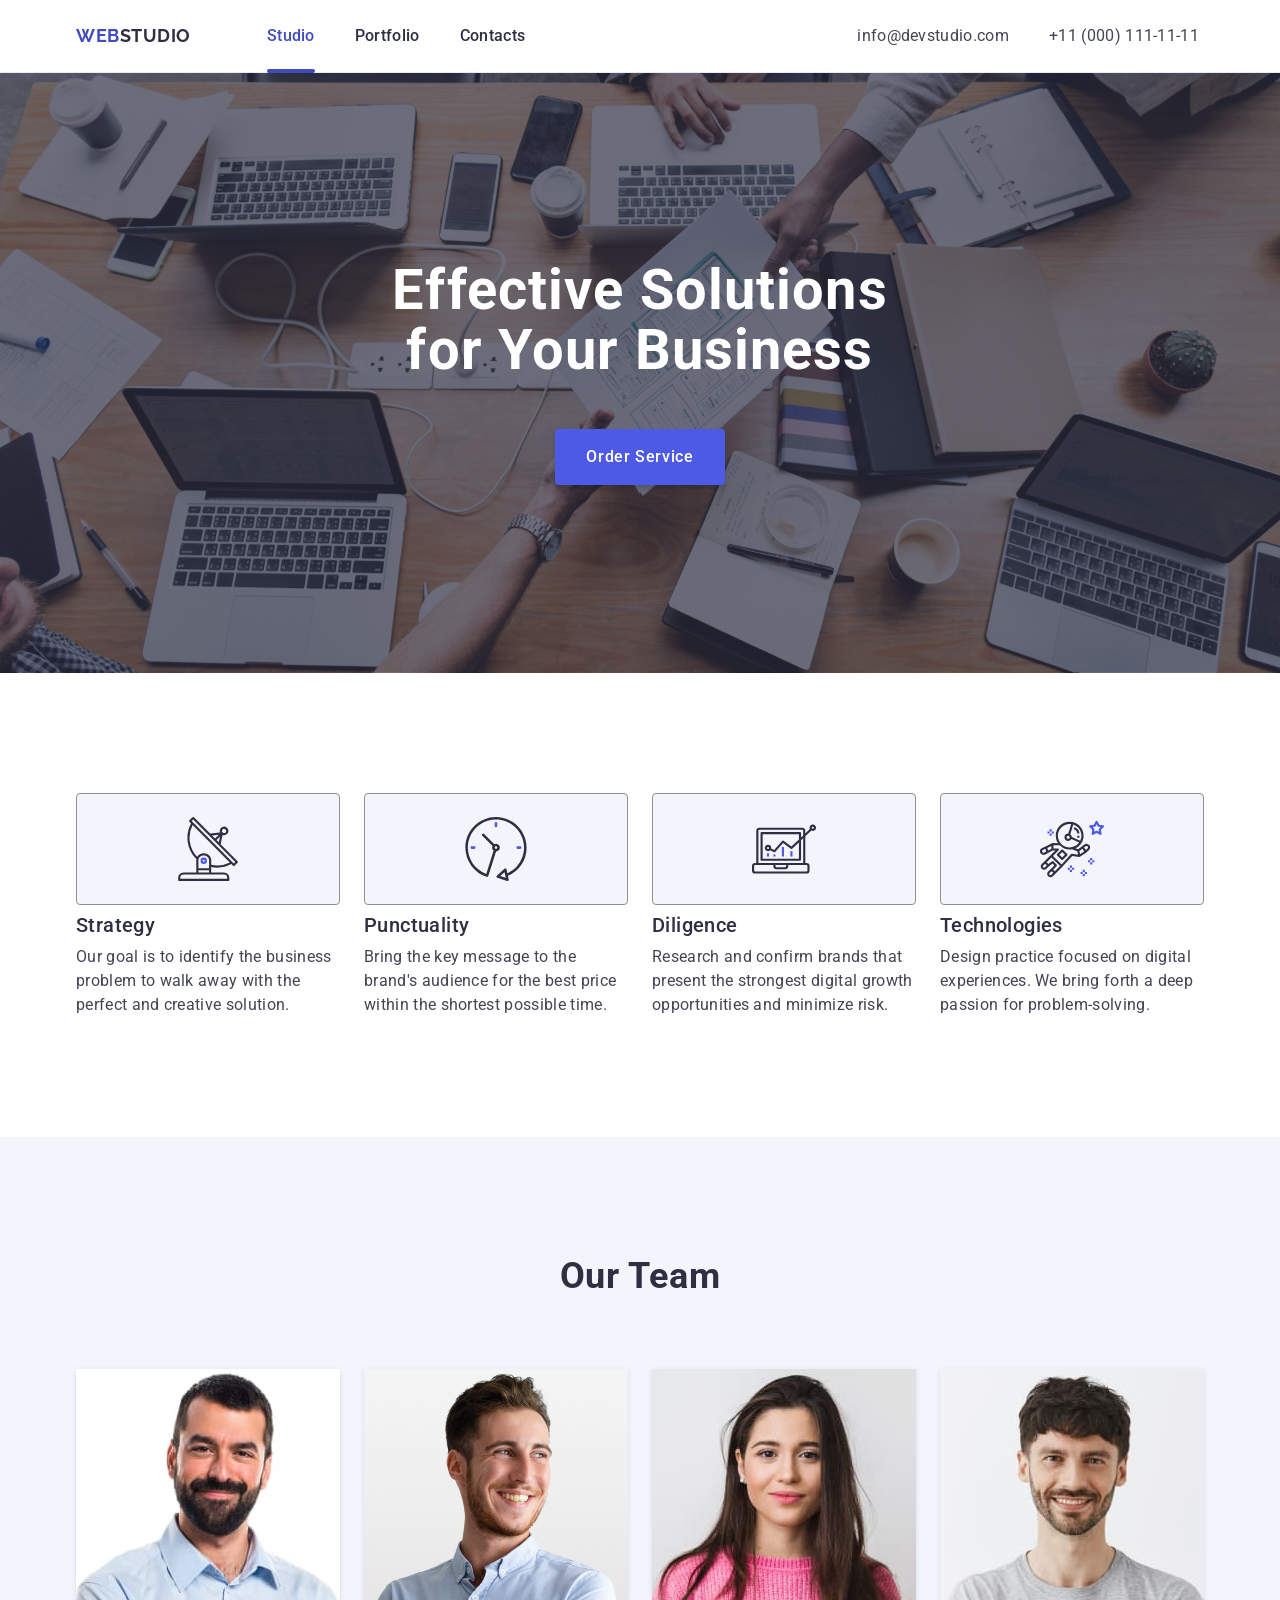
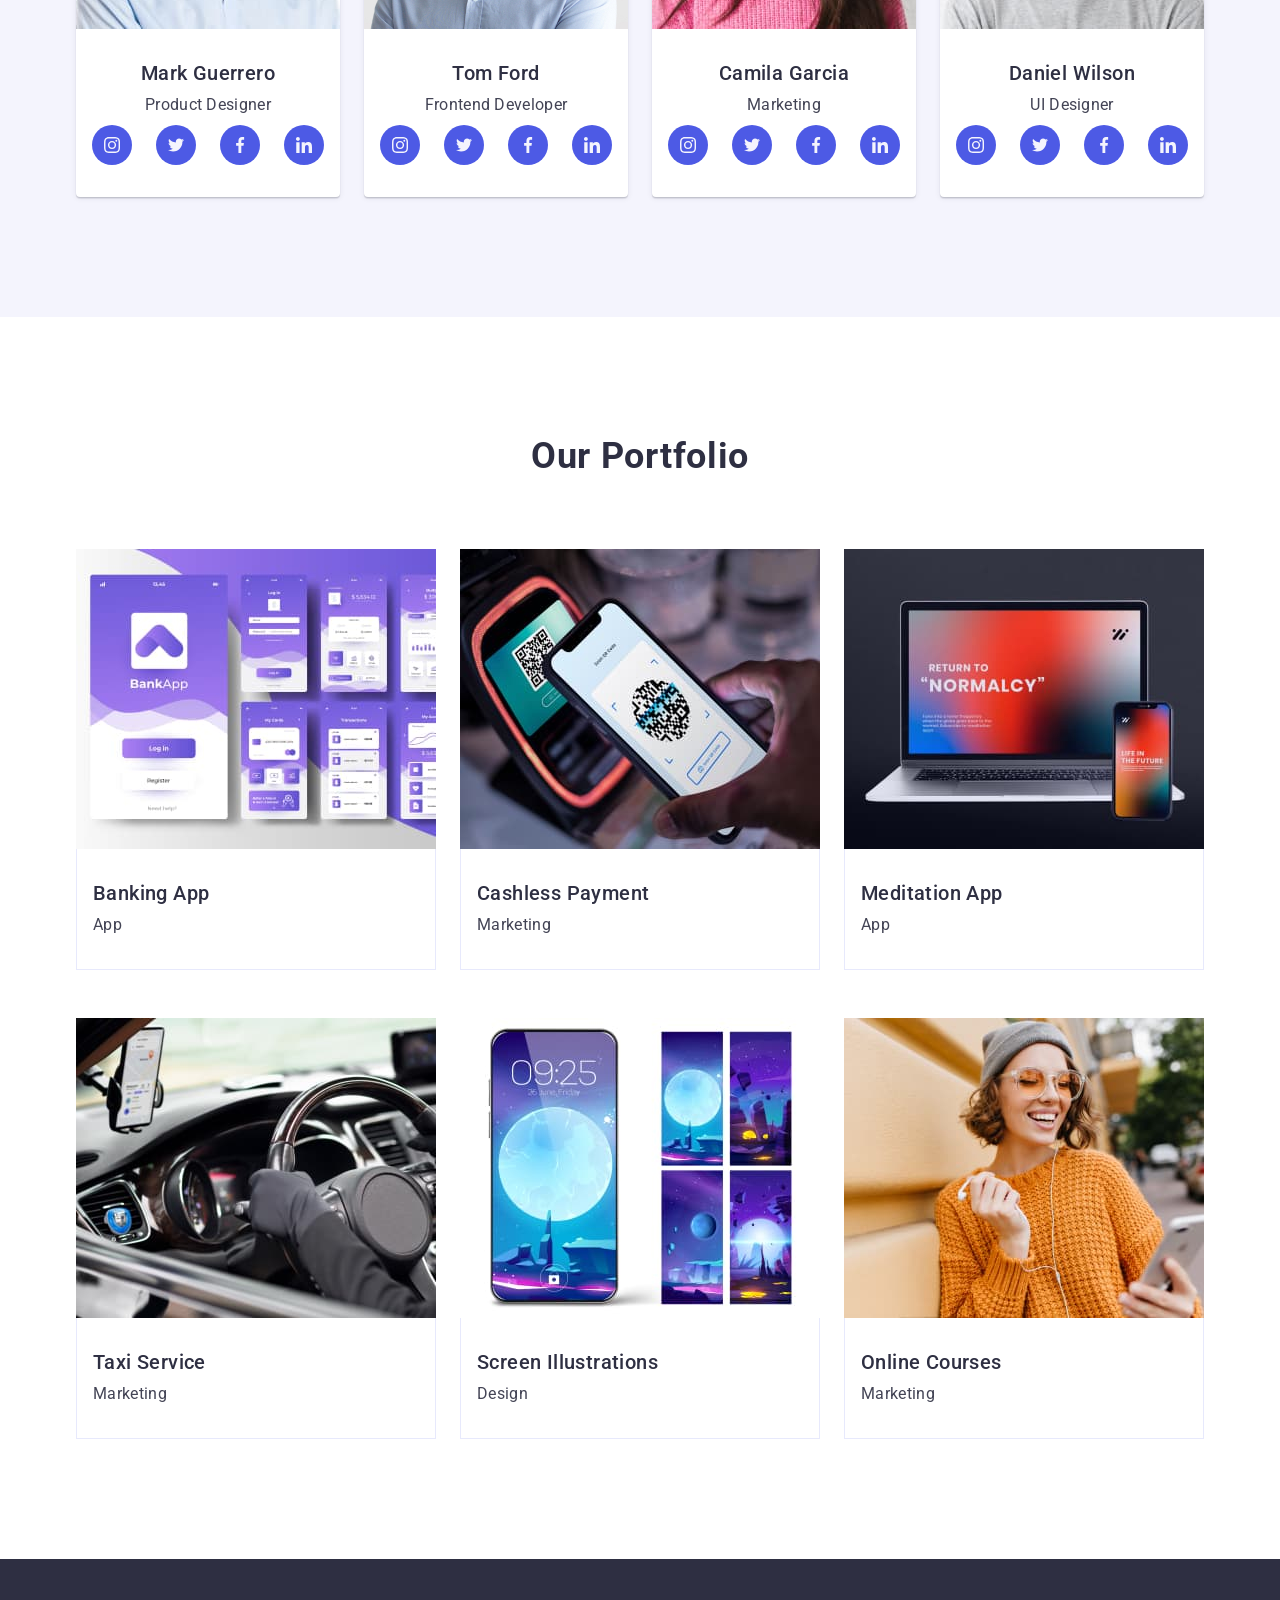
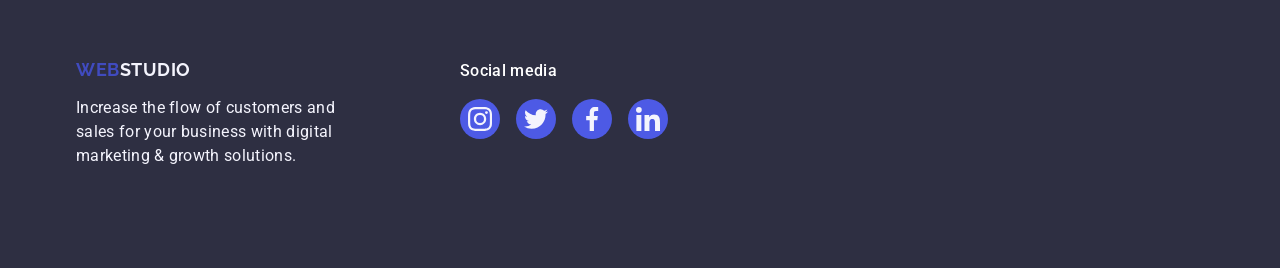
<file: index.html>
<!DOCTYPE html>
<html lang="en">
  <head>
    <meta charset="UTF-8">
    <meta name="viewport" content="width=device-width, initial-scale=1.0">
    <link rel="preconnect" href="https://fonts.googleapis.com">
    <link rel="preconnect" href="https://fonts.gstatic.com" crossorigin>
    <link
      href="https://fonts.googleapis.com/css2?family=Raleway:wght@700&family=Roboto:wght@400;500;700&display=swap"
      rel="stylesheet">
    <link
      rel="stylesheet"
      href="https://cdnjs.cloudflare.com/ajax/libs/modern-normalize/2.0.0/modern-normalize.min.css">
    <link rel="stylesheet" href="./css/styles.css">
    <title>Document</title>
  </head>

  <body>
    <!-- Header section -->
    <header class="header">
      <div class="container">
        <nav class="header__menu">
          <a class="logo" href="./index.html"
            >Web<span class="logo__header">Studio</span></a>
          <ul class="header__list">
            <li class="header__item">
              <a
                class="header__link header__link--effect header__link--active"
                href="./index.html"
                >Studio</a>
            </li>
            <li class="header__item">
              <a class="header__link header__link--effect" href="">Portfolio</a>
            </li>
            <li class="header__item">
              <a class="header__link header__link--effect" href="">Contacts</a>
            </li>
          </ul>
        </nav>
        <address class="header__address">
          <ul class="address__list">
            <li class="address__item">
              <a
                class="address__link address__link--effect"
                href="mailto:info@devstudio.com"
                >info@devstudio.com
              </a>
            </li>
            <li class="address__item">
              <a
                class="address__link address__link--effect"
                href="tel:+110001111111"
                >+11 (000) 111-11-11
              </a>
            </li>
          </ul>
        </address>
      </div>
    </header>

    <!-- Unique content -->
    <main class="main">
      <!-- Hero section -->
      <section class="hero">
        <div class="container">
          <h1 class="hero__title">Effective Solutions for Your Business</h1>
          <button class="hero__button hero__button--effect" type="button">
            Order Service
          </button>
        </div>
      </section>

      <!-- Our Benefits section -->
      <section class="benefits section">
        <div class="container">
          <h2 class="title visually-hidden">Our benefits</h2>
          <ul class="benefits__list">
            <li class="benefits__item">
              <div class="benefits__icons">
                <svg class="benefits__icon" width="64" height="64">
                  <use href="./images/icons.svg#icon-antenna"></use>
                </svg>
              </div>
              <h3 class="benefits__subtitle">Strategy</h3>
              <p class="benefits__text">
                Our goal is to identify the business problem to walk away with
                the perfect and creative solution.
              </p>
            </li>
            <li class="benefits__item">
              <div class="benefits__icons">
                <svg class="benefits__icon" width="64" height="64">
                  <use href="./images/icons.svg#icon-clock"></use>
                </svg>
              </div>
              <h3 class="benefits__subtitle">Punctuality</h3>
              <p class="benefits__text">
                Bring the key message to the brand's audience for the best price
                within the shortest possible time.
              </p>
            </li>
            <li class="benefits__item">
              <div class="benefits__icons">
                <svg class="benefits__icon" width="64" height="64">
                  <use href="./images/icons.svg#icon-diagram"></use>
                </svg>
              </div>
              <h3 class="benefits__subtitle">Diligence</h3>
              <p class="benefits__text">
                Research and confirm brands that present the strongest digital
                growth opportunities and minimize risk.
              </p>
            </li>
            <li class="benefits__item">
              <div class="benefits__icons">
                <svg class="benefits__icon" width="64" height="64">
                  <use href="./images/icons.svg#icon-astronaut"></use>
                </svg>
              </div>
              <h3 class="benefits__subtitle">Technologies</h3>
              <p class="benefits__text">
                Design practice focused on digital experiences. We bring forth a
                deep passion for problem-solving.
              </p>
            </li>
          </ul>
        </div>
      </section>

      <!-------------------- Our Team section --------------------->
      <section class="team section">
        <div class="container">
          <h2 class="title">Our Team</h2>
          <ul class="team__list">
            <li class="team__item">
              <img
                class="team__img"
                src="./images/Product_Designer.jpg"
                alt="Product Designer"
                width="264">
              <div class="card__content">
                <h3 class="team__subtitle">Mark Guerrero</h3>
                <p class="team__text">Product Designer</p>
                <ul class="socials">
                  <li class="socials__item">
                    <a href="" class="socials__link">
                      <svg class="socials__icon" width="16" height="16">
                        <use href="./images/icons.svg#icon-instagram"></use>
                      </svg>
                    </a>
                  </li>
                  <li class="socials__item">
                    <a href="" class="socials__link">
                      <svg class="socials__icon" width="16" height="16">
                        <use href="./images/icons.svg#icon-twitter"></use>
                      </svg>
                    </a>
                  </li>
                  <li class="socials__item">
                    <a href="" class="socials__link">
                      <svg class="socials__icon" width="16" height="16">
                        <use href="./images/icons.svg#icon-facebook"></use>
                      </svg>
                    </a>
                  </li>
                  <li class="socials__item">
                    <a href="" class="socials__link">
                      <svg class="socials__icon" width="16" height="16">
                        <use href="./images/icons.svg#icon-linkedin"></use>
                      </svg>
                    </a>
                  </li>
                </ul>
              </div>
            </li>
            <li class="team__item">
              <img
                class="team__img"
                src="./images/Frontend_Developer.jpg"
                alt="Frontend Developer"
                width="264">
              <div class="card__content">
                <h3 class="team__subtitle">Tom Ford</h3>
                <p class="team__text">Frontend Developer</p>
                <ul class="socials">
                  <li class="socials__item">
                    <a href="" class="socials__link">
                      <svg class="socials__icon" width="16" height="16">
                        <use href="./images/icons.svg#icon-instagram"></use>
                      </svg>
                    </a>
                  </li>
                  <li class="socials__item">
                    <a href="" class="socials__link">
                      <svg class="socials__icon" width="16" height="16">
                        <use href="./images/icons.svg#icon-twitter"></use>
                      </svg>
                    </a>
                  </li>
                  <li class="socials__item">
                    <a href="" class="socials__link">
                      <svg class="socials__icon" width="16" height="16">
                        <use href="./images/icons.svg#icon-facebook"></use>
                      </svg>
                    </a>
                  </li>
                  <li class="socials__item">
                    <a href="" class="socials__link">
                      <svg class="socials__icon" width="16" height="16">
                        <use href="./images/icons.svg#icon-linkedin"></use>
                      </svg>
                    </a>
                  </li>
                </ul>
              </div>
            </li>
            <li class="team__item">
              <img
                class="team__img"
                src="./images/Marketing.jpg"
                width="264"
                alt="Marketing">
              <div class="card__content">
                <h3 class="team__subtitle">Camila Garcia</h3>
                <p class="team__text">Marketing</p>
                <ul class="socials">
                  <li class="socials__item">
                    <a class="socials__link" href="">
                      <svg class="socials__icon" width="16" height="16">
                        <use href="./images/icons.svg#icon-instagram"></use>
                      </svg>
                    </a>
                  </li>
                  <li class="socials__item">
                    <a href="" class="socials__link">
                      <svg class="socials__icon" width="16" height="16">
                        <use href="./images/icons.svg#icon-twitter"></use>
                      </svg>
                    </a>
                  </li>
                  <li class="socials__item">
                    <a href="" class="socials__link">
                      <svg class="socials__icon" width="16" height="16">
                        <use href="./images/icons.svg#icon-facebook"></use>
                      </svg>
                    </a>
                  </li>
                  <li class="socials__item">
                    <a href="" class="socials__link">
                      <svg class="socials__icon" width="16" height="16">
                        <use href="./images/icons.svg#icon-linkedin"></use>
                      </svg>
                    </a>
                  </li>
                </ul>
              </div>
            </li>
            <li class="team__item">
              <img
                class="team__img"
                src="./images/UI_Designer.jpg"
                alt="UI Designer"
                width="264">
              <div class="card__content">
                <h3 class="team__subtitle">Daniel Wilson</h3>
                <p class="team__text">UI Designer</p>
                <ul class="socials">
                  <li class="socials__item">
                    <a href="" class="socials__link">
                      <svg class="socials__icon" width="16" height="16">
                        <use href="./images/icons.svg#icon-instagram"></use>
                      </svg>
                    </a>
                  </li>
                  <li class="socials__item">
                    <a href="" class="socials__link">
                      <svg class="socials__icon" width="16" height="16">
                        <use href="./images/icons.svg#icon-twitter"></use>
                      </svg>
                    </a>
                  </li>
                  <li class="socials__item">
                    <a href="" class="socials__link">
                      <svg class="socials__icon" width="16" height="16">
                        <use href="./images/icons.svg#icon-facebook"></use>
                      </svg>
                    </a>
                  </li>
                  <li class="socials__item">
                    <a href="" class="socials__link">
                      <svg class="socials__icon" width="16" height="16">
                        <use href="./images/icons.svg#icon-linkedin"></use>
                      </svg>
                    </a>
                  </li>
                </ul>
              </div>
            </li>
          </ul>
        </div>
      </section>

      <!-- Our Portfolio section -->
      <section class="portfolio section">
        <div class="container">
          <h2 class="title">Our Portfolio</h2>
          <ul class="portfolio__list">
            <li class="portfolio__item">
              <div class="wrapper">
                <img
                  class="portfolio__img"
                  src="./images/Banking_App.jpg"
                  alt="Banking App"
                  width="360">
                <p class="overlay">
                  14 Stylish and User-Friendly App Design Concepts · Task
                  Manager App · Calorie Tracker App · Exotic Fruit Ecommerce App
                  · Cloud Storage App
                </p>
              </div>
              <div class="card__content">
                <h3 class="portfolio__subtitle">Banking App</h3>
                <p class="portfolio__text">App</p>
              </div>
            </li>
            <li class="portfolio__item">
              <div class="wrapper">
                <img
                  class="portfolio__img"
                  src="./images/Cashless_Payment.jpg"
                  alt="Cashless Payment"
                  width="360">
                <p class="overlay">
                  14 Stylish and User-Friendly App Design Concepts · Task
                  Manager App · Calorie Tracker App · Exotic Fruit Ecommerce App
                  · Cloud Storage App
                </p>
              </div>
              <div class="card__content">
                <h3 class="portfolio__subtitle">Cashless Payment</h3>
                <p class="portfolio__text">Marketing</p>
              </div>
            </li>
            <li class="portfolio__item">
              <div class="wrapper">
                <img
                  class="portfolio__img"
                  src="./images/Meditation_App.jpg"
                  alt="Meditation App"
                  width="360">
                <p class="overlay">
                  14 Stylish and User-Friendly App Design Concepts · Task
                  Manager App · Calorie Tracker App · Exotic Fruit Ecommerce App
                  · Cloud Storage App
                </p>
              </div>
              <div class="card__content">
                <h3 class="portfolio__subtitle">Meditation App</h3>
                <p class="portfolio__text">App</p>
              </div>
            </li>
            <li class="portfolio__item">
              <div class="wrapper">
                <img
                  class="portfolio__img"
                  src="./images/Taxi_Service.jpg"
                  alt="Taxi Service"
                  width="360">
                <p class="overlay">
                  14 Stylish and User-Friendly App Design Concepts · Task
                  Manager App · Calorie Tracker App · Exotic Fruit Ecommerce App
                  · Cloud Storage App
                </p>
              </div>
              <div class="card__content">
                <h3 class="portfolio__subtitle">Taxi Service</h3>
                <p class="portfolio__text">Marketing</p>
              </div>
            </li>
            <li class="portfolio__item">
              <div class="wrapper">
                <img
                  class="portfolio__img"
                  src="./images/Screen_Illustrations.jpg"
                  alt="Screen Illustrations"
                  width="360">
                <p class="overlay">
                  14 Stylish and User-Friendly App Design Concepts · Task
                  Manager App · Calorie Tracker App · Exotic Fruit Ecommerce App
                  · Cloud Storage App
                </p>
              </div>
              <div class="card__content">
                <h3 class="portfolio__subtitle">Screen Illustrations</h3>
                <p class="portfolio__text">Design</p>
              </div>
            </li>
            <li class="portfolio__item">
              <div class="wrapper">
                <img
                  class="portfolio__img"
                  src="./images/Online_Courses.jpg"
                  alt="Online Courses"
                  width="360">
                <p class="overlay">
                  14 Stylish and User-Friendly App Design Concepts · Task
                  Manager App · Calorie Tracker App · Exotic Fruit Ecommerce App
                  · Cloud Storage App
                </p>
              </div>
              <div class="card__content">
                <h3 class="portfolio__subtitle">Online Courses</h3>
                <p class="portfolio__text">Marketing</p>
              </div>
            </li>
          </ul>
        </div>
      </section>
    </main>

    <!-- Footer section -->
    <footer class="footer">
      <div class="container">
        <div class="footer__logo">
          <a class="logo" href="./index.html"
            >Web<span class="logo__footer">Studio</span>
          </a>
          <p class="footer__text">
            Increase the flow of customers and sales for your business with
            digital marketing & growth solutions.
          </p>
        </div>
        <div class="footer__icons">
          <p class="title__icons">Social media</p>
          <ul class="socials">
            <li class="socials__item">
              <a class="socials__link" href="">
                <svg class="socials__icon" width="24" height="24">
                  <use href="./images/icons.svg#icon-instagram"></use>
                </svg>
              </a>
            </li>
            <li class="socials__item">
              <a href="" class="socials__link">
                <svg class="socials__icon" width="24" height="24">
                  <use href="./images/icons.svg#icon-twitter"></use>
                </svg>
              </a>
            </li>
            <li class="socials__item">
              <a href="" class="socials__link">
                <svg class="socials__icon" width="24" height="24">
                  <use href="./images/icons.svg#icon-facebook"></use>
                </svg>
              </a>
            </li>
            <li class="socials__item">
              <a href="" class="socials__link">
                <svg class="socials__icon" width="24" height="24">
                  <use href="./images/icons.svg#icon-linkedin"></use>
                </svg>
              </a>
            </li>
          </ul>
        </div>
      </div>
    </footer>
  </body>
</html>
</file>
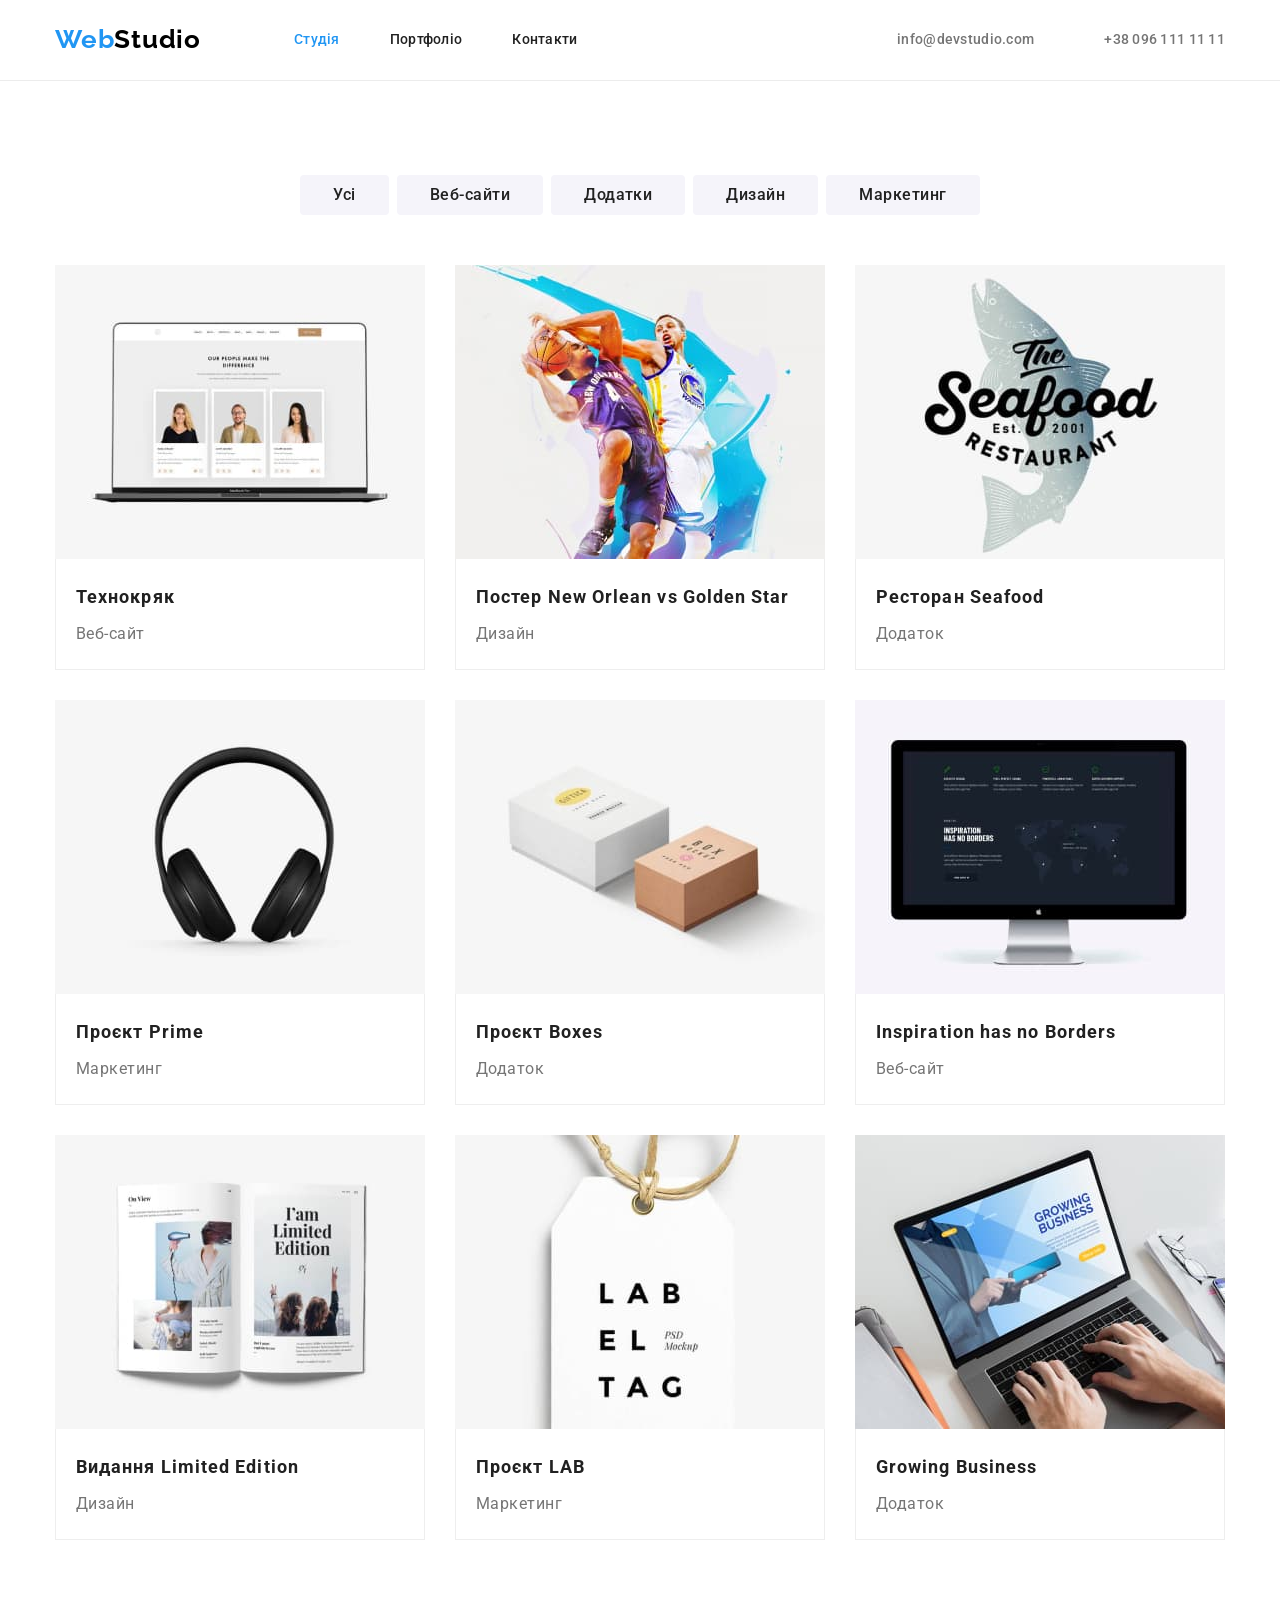
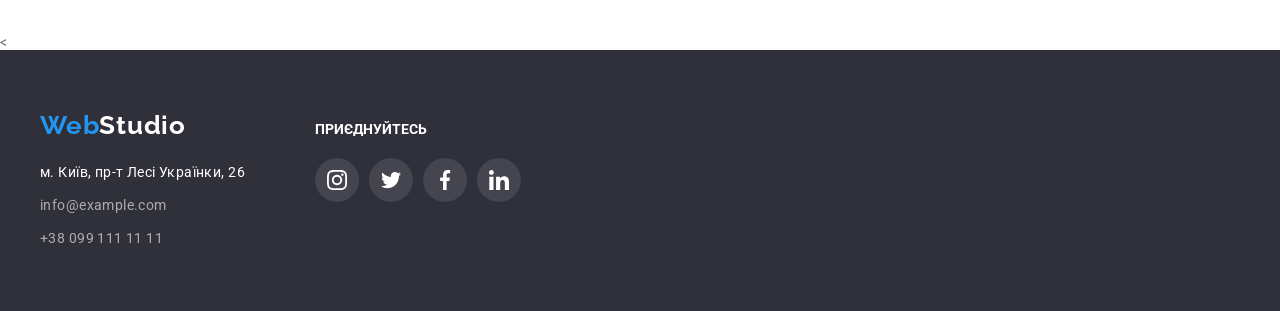
<file: portfolio.html>
<!DOCTYPE html>
<html lang="uk">
   <head>
      <meta charset="UTF-8">
      <meta http-equiv="X-UA-Compatible" content="IE=edge">
      <meta name="viewport" content="width=device-width, initial-scale=1.0">
      <title>Портфоліо</title>
      <link rel="stylesheet" href="https://fonts.googleapis.com/css2?family=Raleway:wght@700&family=Roboto:wght@400;500;700;900&display=swap">
      <link rel="stylesheet" href="https://cdnjs.cloudflare.com/ajax/libs/modern-normalize/1.1.0/modern-normalize.min.css">
      <link rel="stylesheet" href="https://cdnjs.cloudflare.com/ajax/libs/modern-normalize/1.1.0/modern-normalize.min.css">
      <link rel="stylesheet" href="./css/style.css">
   </head>
   <body class="page-portfolio">
      
      <!-- Site header -->
      <header class="page-header">
         <div class="page-header container">
            <a href="./index.html" class="logo" lang="en"> <span class="logo first-part">Web</span>Studio</a>
            <nav class="site-nav">
               <ul class="site-nav-list">
                  <li class="site-nav-list item">
                     <a href="./index.html" class="site-nav-list link current">Студія</a>
                  </li>
                  <li class="site-nav-list item">
                     <a href="./portfolio.html" class="site-nav-list link">Портфоліо</a>
                  </li>
                  <li class="site-nav-list item">
                     <a href="" class="site-nav-list link">Контакти</a>
                  </li>
               </ul>
            </nav>
            <ul class="contact-list">
               <li class="contact-list item">
                  <a href="mailto:info@devstudio.com" class="contact-list link">
                     <svg class="icon-envelope">
                        <use class="envelope" href="./images/icons.svg#icon-envelope"></use>
                     </svg>
                     info@devstudio.com</a>
               </li>
               <li class="contact-list item">
                  <a href="tel:+380961111111" class="contact-list link">
                     <svg class="icon-smartphone">
                        <use href="./images/icons.svg#icon-smartphone"></use>
                     </svg>
                     +38 096 111 11 11
                  </a>
               </li>
            </ul>
         </div>
      </header>
      <main>
         <section class="portfolio">
            <div class="portfolio container">
            <h1 class="portfolio-header">Портфоліо</h1>
                  <!-- Filter section-->
                  <ul class="filter-list">
                     <li class="filter-item">
                        <button type="button" class="button filter">
                           Усі
                        </button>
                     </li>
                     <li class="filter-item">
                        <button type="button" class="button filter">
                           Веб-сайти
                        </button>
                     </li>
                     <li class="filter-item">
                        <button type="button" class="button filter">
                           Додатки
                        </button>
                     </li>
                     <li class="filter-item">
                        <button type="button" class="button filter">
                           Дизайн
                        </button>
                     </li>
                     <li class="filter-item">
                        <button type="button" class="button filter">
                           Маркетинг
                        </button>
                     </li>
                  </ul>

                  <!-- Portfolio section-->
                  <ul class="portfolio-list">
                     <li class="portfolio-list-item">
                        <a href="" class="portfolio-list-link">  
                           <img class="portfolio-list-img" src="./images/web_site.jpg" alt="Веб сайт" width="370">
                           <div class="card">
                              <h2 class="portfolio-list-title">Технокряк</h2>
                              <p class="portfolio-list-text">Веб-сайт</p>
                           </div>
                        </a>
                     </li>
                     <li class="portfolio-list-item">
                        <a href="" class="portfolio-list-link">
                           <img class="portfolio-list-img" src="./images/design.jpg" alt="Дизайн" width="370">
                           <div class="card">
                              <h2 class="portfolio-list-title">Постер New Orlean vs Golden Star</h2>
                              <p class="portfolio-list-text">Дизайн</p>
                           </div>
                        </a>
                     </li>
                     <li class="portfolio-list-item">
                           <a href=""class="portfolio-list-link">
                              <img class="portfolio-list-img" src="./images/application.jpg" alt="Дизайн" width="370">
                              <div class="card" >
                                 <h2 class="portfolio-list-title">Ресторан Seafood</h2>
                                 <p class="portfolio-list-text">Додаток</p>
                              </div>
                           </a>
                     </li>
                     <li class="portfolio-list-item">
                        <a href="" class="portfolio-list-link">
                           <img class="portfolio-list-img" src="./images/marketing_2.jpg" alt="Маркетинг" width="370">
                           <div class="card" >
                              <h2 class="portfolio-list-title">Проєкт Prime</h2>
                              <p class="portfolio-list-text">Маркетинг</p>
                           </div>
                        </a>
                     </li>
                     <li class="portfolio-list-item">
                        <a href="" class="portfolio-list-link">
                           <img class="portfolio-list-img" src="./images/application_2.jpg" alt="Додаток" width="370">
                           <div class="card" >
                              <h2 class="portfolio-list-title">Проєкт Boxes</h2>
                              <p class="portfolio-list-text">Додаток</p>
                           </div>
                        </a>
                     </li>
                     <li class="portfolio-list-item">
                        <a href="" class="portfolio-list-link">
                           <img class="portfolio-list-img" src="./images/web_site_2.jpg" alt="Веб-сайт" width="370">
                           <div class="card" >
                              <h2 lang="en" class="portfolio-list-title">Inspiration has no Borders</h2>
                              <p class="portfolio-list-text">Веб-сайт</p>
                           </div>
                        </a>
                     </li>
                     <li class="portfolio-list-item">
                        <a href="" class="portfolio-list-link">
                           <img class="portfolio-list-img" src="./images/design_2.jpg" alt="Дизайн" width="370">
                           <div class="card" >
                              <h2 class="portfolio-list-title">Видання Limited Edition</h2>
                              <p class="portfolio-list-text">Дизайн</p>
                           </div>
                        </a>
                     </li>
                     <li class="portfolio-list-item">
                        <a href="" class="portfolio-list-link">
                           <img class="portfolio-list-img" src="./images/marketing_3.jpg" alt="Маркетинг" width="370">
                           <div class="card" >
                              <h2 class="portfolio-list-title">Проєкт LAB</h2>
                              <p class="portfolio-list-text">Маркетинг</p>
                           </div>
                        </a>
                     </li>
                     <li class="portfolio-list-item">
                        <a href="" class="portfolio-list-link">
                           <img class="portfolio-list-img" src="./images/application_3.jpg" alt="Додаток">
                           <div class="card" >
                              <h2 lang="en" class="portfolio-list-title">Growing Business</h2>
                              <p class="portfolio-list-text">Додаток</p>
                           </div>
                        </a>
                     </li>
                  </ul>
            </div>
         </section>
      </main>
      <!-- Contact section -->
      <<footer class="page-footer">
         <div class="page-footer container">
            <div class="page-footer-contact">
            <a href="./index.html" class="page-footer logo"> <span class="logo first-part">Web</span>Studio</a>
            <address class="contact">
               <ul class="footer-contact-list">
                  <li class="footer-contact-list item">
                     <a href="https://goo.gl/maps/CPtrU1FHBa2aNyZL9" target="_blank" rel="noopener noreferrer nofollow"class="footer-contact-list-link location"> м. Київ, пр-т Лесі Українки, 26</a>
                  </li>
                  <li class="footer-contact-list item">
                     <a href="mailto:info@example.com" class="footer-contact-list-link">info@example.com</a>
                  </li>
                  <li class="footer-contact-list item">
                     <a href="tel:+380991111111" class="footer-contact-list-link">+38 099 111 11 11</a>
                  </li>
               </ul>
            </address>
            </div>
            <div class="page-footer social-network">
               <p class="page-footer-title">Приєднуйтесь</p>
               <ul class="social-network">
               <li class="social-network item">
                  <a href="" class="social-network link">
                     <svg class="social-icon">
                        <use href="./images/icons.svg#icon-instagram"></use>
                     </svg>
                  </a>
               </li>
               <li class="social-network item">
                  <a href="" class="social-network link">
                     <svg class="social-icon">
                        <use href="./images/icons.svg#icon-twitter"></use>
                     </svg>
                  </a>
               </li>
               <li class="social-network item">
                  <a href="" class="social-network link">
                     <svg class="social-icon">
                        <use href="./images/icons.svg#icon-facebook"></use>
                     </svg>
                  </a>
               </li>
               <li class="social-network item">
                  <a href="" class="social-network link">
                     <svg class="social-icon">
                        <use href="./images/icons.svg#icon-linkedin"></use>
                     </svg>
                  </a>
               </li>
            </ul>
         </div>
      </footer>
   </body>
</html>
</file>
<file: css/styles.css>
/* Reset styles */
   h1, h2, h3, h4, h5, h6, p {
      margin: 0;
   }

   ul, ol  {
   list-style-type: none;
   margin: 0;
   padding: 0;
   }

   a {
   color: currentColor;
   text-decoration: none;
   }
   
   button {
   font-family: inherit;
   color: currentColor;
   background-color: transparent;
   cursor: pointer;
   }
   
   img {
   display: block;
   max-width: 100%;
   height: auto;
   }

:focus {
   outline: none;
}

/* Common styles */

body {font-family:"Roboto", sans-serif; 
   background-color: #FFFFFF;
   color: #434455;
}

h2 {
   text-align: center;
   color: #2E2F42;
   font-size: 36px;
   font-weight: 700;
   line-height: 1.11;
   letter-spacing: 0.72px;
   text-transform: capitalize;
}

h3 {
   color: #2E2F42;
   font-size: 20px;
   font-weight: 500;
   line-height: 1.2;
   letter-spacing: 0.4px;
}

p {
   font-size: 16px;
   font-weight: 400;
   line-height: 1.5;
   letter-spacing: 0.32px;
}

.container {
   width: 1158px;
   padding-right: 15px;
   padding-left: 15px;
   margin-right: auto;
   margin-left: auto;
}

.section {
   padding-top: 120px;
   padding-bottom: 120px;
}

.card__content {
   padding-top: 32px;
   padding-bottom: 32px;
}

.visually-hidden {
   position: absolute;
   width: 1px;
   height: 1px;
   margin: -1px;
   border: 0;
   padding: 0;
   white-space: nowrap;
   clip-path: inset(100%);
   clip: rect(0 0 0 0);
   overflow: hidden;
}



 /* Header section */

.header {
   border-bottom: 1px solid #e7e9fc;
   box-shadow: 0px 1px 6px 0px rgba(46, 47, 66, 0.08), 0px 1px 1px 0px rgba(46, 47, 66, 0.16), 0px 2px 1px 0px rgba(46, 47, 66, 0.08);
}

.header .container {
   display: flex;
   align-items: center;
}

.header__menu {
   display: flex;
   align-items: center;
}

.logo {
   display: block;
   margin-right: 76px;

   color: #404bbf;
   font-family: "Raleway", sans-serif;
   font-weight: 700;
   font-size: 18px;
   line-height: 1.17;
   letter-spacing: 0.54px;
   text-transform: uppercase;
}

.logo__header {
   color: #2E2F42;
}

.header__list {
   display: flex;
   margin-right: 332px;
}

.header__item {
   margin-right: 40px;
   
}

.header__item:last-child {
   margin-right: 0;
}

.header__link {
   position: relative;
   display: block;
   padding-top: 24px;
   padding-bottom: 24px;

   color: #2E2F42;
   font-size: 16px;
   font-weight: 500;
   line-height: 1.5;
   letter-spacing: 0.32px;

   transition: color 250ms cubic-bezier(0.4, 0, 0.2, 1);
}

.header__link--active::after {
   content: "";
   position: absolute;
   bottom: -1px;
   display: block;
   width: 100%;
   height: 4px;
   border-radius: 2px;
   background:#404bbf;
}

.header__link--active {
   color:#404bbf;
}

.header__link--effect:focus,
.header__link--effect:hover {
   color: #404bbf;
}

address {
   font-style: normal;
} 

.address__list {
   display: flex;
   gap: 40px;
}

.address__link {
   display: block;
   padding-top: 24px;
   padding-bottom: 24px;
   transition: color 250ms cubic-bezier(0.4, 0, 0.2, 1);
}

.address__link--effect:focus,
.address__link--effect:hover {
   color:#404bbf;
}

.address__link, .benefits__text, .team__text, .portfolio__text {
   color: #434455;
   font-size: 16px;
   line-height: 1.5;
   letter-spacing: 0.32px;
}


/* Hero section */
.hero {
   max-width: 1440px;
   margin-left: auto;
   margin-right: auto;
   padding-top: 188px;
   padding-bottom: 188px;
   
   text-align: center;
   
   background-image: 
   linear-gradient(
      to bottom, 
      rgba(46, 47, 66, 0.70), 
      rgba(46, 47, 66, 0.70)
      ), 
      url(../images/people-office.jpg);
   background-repeat: no-repeat;
   background-size: cover;
   background-position: center;
}

.hero .container {
   padding-top: 0;
   padding-bottom: 0;
   
}

.hero__title {
   max-width: 496px;
   margin-right: auto;
   margin-left: auto;
   margin-bottom: 48px;
   color: #FFF;
   font-size: 56px;
   font-weight: 700;
   line-height: 1.07;
   letter-spacing: 1.12px;
}

.hero__button {
   display: block;
   min-width: 169px;
   height: 56px;
   padding: 15px 31px;
   margin-right: auto;
   margin-left: auto;

   
   background-color: #4D5AE5;
   color: #FFF;
   font-size: 16px;
   font-weight: 500;
   line-height: 1.5;
   letter-spacing: 0.64px;
      
   cursor: pointer;

   border: none;
   border-radius: 4px;
   box-shadow: 0px 4px 4px 0px rgba(0, 0, 0, 0.15);

   
   transition: background-color 250ms cubic-bezier(0.4, 0, 0.2, 1);
}

.hero__button--effect:focus,
.hero__button--effect:hover {
   background-color: #404BBF; 
}

/* Our Benefits section */
.benefits__list {
   display: flex;
   gap: 24px;
}

.benefits__item {
   width: 264px;
}

.benefits__subtitle {
   margin-bottom: 8px;
}

.benefits__icons {
   display: flex;
   width: 264px;
   height: 112px;
   justify-content: center;
   align-items: center;
   background-color: #F4F4FD;
   border: 1px solid #8E8F99;
   border-radius: 4px;
   margin-bottom: 8px;
   }


/* Our Team section */
.team {
   background-color: #F4F4FD;
}

.team .title {
   margin-bottom: 72px;
}

.team__list {
   display: flex;
   gap: 24px;
}

.team__item {
   background-color: #FFFFFF;
   border-radius: 0px 0px 4px 4px;
   box-shadow: 0px 2px 1px 0px rgba(46, 47, 66, 0.08), 0px 1px 1px 0px rgba(46, 47, 66, 0.16), 0px 1px 6px 0px rgba(46, 47, 66, 0.08);
   transition: box-shadow 2550ms cubic-bezier(0.4, 0, 0.2, 1);;
}

.team__item:hover,
.team__item:focus { 
   box-shadow: 0px 1px 6px rgba(46, 47, 66, 0.08),
         0px 1px 1px rgba(46, 47, 66, 0.16),
         0px 1px 1px rgba(46, 47, 66, 0.08);
}

.team .card__content {
   text-align: center;
}

.team__subtitle {
   margin-bottom: 8px;
}

.socials {
   display: flex;
   justify-content: center;
   align-items: center;
   gap: 24px;
   margin-top: 8px;
}

.socials__item {
   width: 40px;
   height: 40px;
}

.socials__link {
   display: flex;
   justify-content: center;
   align-items: center;
   width: 100%;
   height: 100%;
   fill:#f4f4fd;
   background-color: #4D5AE5;
   border-radius: 50%;
   transition: background-color 250ms cubic-bezier(0.4, 0, 0.2, 1);
   
}
.socials__link:hover,
.socials__link:focus {
   background-color: #404BBF;
}


/* Our Portfolio section */

.portfolio .title {
   margin-bottom: 72px;
}

.portfolio__list {
   display: flex;
   flex-wrap: wrap;
   column-gap: 24px;
   row-gap: 48px;
}

.portfolio__item {
   width: calc((100% - 48px) / 3);
   
   transition: box-shadow 250ms cubic-bezier(0.4, 0, 0.2, 1);
   transform: translateY();
}

.portfolio__item:hover,
.portfolio__item:focus {
box-shadow: 0px 1px 6px rgba(46, 47, 66, 0.08),
      0px 1px 1px rgba(46, 47, 66, 0.16),
      0px 2px 1px rgba(46, 47, 66, 0.08);
}

.portfolio__item:hover .overlay {
   transform: translateY(0);
   
}

.portfolio .card__content {
   padding: 32px 16px;
   border: 1px solid #e7e9fc;
   border-top: none;
}

.portfolio__subtitle {
   margin-bottom: 8px;
}

.wrapper {
   position: relative;
   overflow: hidden;
}
.overlay {
   position:absolute;
   bottom: 0;
   left: 0;
   width: 100%;
   height: 100%;
   display: flex;
   justify-content: center;
   padding: 40px 32px;
   background-color: #4D5AE5;

   color: #F4F4FD;
   font-family: Roboto;
   transform: translateY(100%);
   transition: transform 250ms cubic-bezier(0.4, 0, 0.2, 1);
}

/* Footer section */
.footer {
   background-color: #2E2F42;
   padding-top: 100px;
   padding-bottom: 100px;
}

.footer .container {
   display: flex;
   align-items: baseline;
}

.footer__logo {
   margin-right: 120px;
}

.footer .logo {
   display: inline-block;
   margin-bottom: 16px;
}

.logo__footer {
   color: #F4F4FD;
}

.footer__text {
   width: 264px;
   color: #F4F4FD;
}

.title__icons {
   margin-bottom: 16px;
   color: white;
   font-family: Roboto;
   font-size: 16px;
   font-style: normal;
   font-weight: 500;
   line-height: 24px;
   letter-spacing: 0.32px;
}

.footer__icons .socials {
   gap: 16px;
}

.footer__icons .socials__link:hover,
.footer__icons .socials__link:focus {
   background-color: #31D0AA;
}
</file>
<file: css/style.css>
/* основной цвет текст #757575
вторичный цвет текста  #212121
белый цвет #FFFFFF
цвет ел адреса и телефона в футере rgba (255, 255, 255, 0.6)
цвет акцента #2196F3
цвет кнопок, цвет секции Наша команда #F5F4FA
цвет футера #2F303A */


:root { 
   --primery-text-color: #757575;
   --secondary-text-color: #212121;
   --accent-color: #2196F3;
   --footer-text-color: rgba (255, 255, 255, 0.6);
   --white-color: #FFFFFF;
   --footer-backround-color: #2F303A;
}

body {
   background-color: var(--white-color);
   color: var(--primery-text-color);

   font-family: 'Roboto', sans-serif;
   font-size: 14px;
   }

   h1,
   h2,
   h3,
   h4,
   h5,
   h6,
   p,
   ul {
      margin: 0;
      padding: 0;
   }


   .page-studio h2 {
   color: var(--secondary-text-color);
   font-weight: 700;
   font-size: 36px;
   line-height: 1.17;
   text-align: center;
   letter-spacing: 0.03em;
   }

/* Logo */
a.logo {
   display: block;
   margin-left: 0px;
   color:#000000;

   font-family: 'Raleway', sans-serif;
   font-weight: 700;
   font-size: 26px;
   line-height: 1.2;
   letter-spacing: 0.03em;
   text-decoration: none;
}

.page-footer .logo {
   color: var(--white-color);
}

.logo .first-part { 
   color: var(--accent-color);
}

/* Site header */
.page-header {
   font-weight: 500;
   font-size: 14px;
   line-height: 1.14;
   letter-spacing: 0.02em;
}

.container {
   width: 1200px;
   margin-left: auto;
   margin-right: auto;
   padding-left: 15px;
   padding-right: 15px;
}

.page-header.container {
   display: flex;
   align-items: center;
}

.site-nav {
   margin-left: 93px;
}

.site-nav-list {
   display: flex;
   margin-top: 0px;
   margin-bottom: 0px;

   list-style: none;
}

.site-nav-list .item {
   margin-right: 50px;
}

.site-nav-list .item:last-child {
   margin-right: 0px;
}

.site-nav-list .link {
   display: inline-block;
   margin-top: 0px;
   margin-bottom: 0px;
   padding-top: 32px;
   padding-bottom: 32px;

   color: var(--secondary-text-color);
   text-decoration: none;
}

.site-nav-list .link.current {
   color: var(--accent-color);
}

.page-header .link:hover,
.page-header .link:focus {
color: var(--accent-color);
}

.contact-list {
   display: flex;
   margin-top: 0px;
   margin-bottom: 0px;
   margin-left: auto;
   list-style: none;
}

.contact-list.item {
   margin-right: 50px;
}

.contact-list .item:nth-child(1n+2) {
   margin-right: 0px;
}

.contact-list.link {
   display: flex;
   justify-content: center;
   align-items: center;
   margin-top: 0px;
   margin-bottom: 0px;
   padding-top: 32px;
   padding-bottom: 32px;
   color: var(--primery-text-color);
   text-decoration: none;
   fill: var(--primery-text-color);
}

.contact-list .link:last-child {
   margin-right: 0px;
}

.icon-smartphone {
   width: 10px;
   height: 16px;
   margin-right: 10px;
}

.icon-envelope {
   width: 16px;
   height: 12px;
   margin-right: 10px;
}


.contact-list.link:hover,
.contact-list.link:focus {
   fill: var(--accent-color);
}


/*-----СТОРІНКА СТУДІЯ------*/
/* Hero section */
.hero {
   max-width: 1600px;
   margin-left: auto;
   margin-right: auto;
   
   padding-top: 200px;
   padding-bottom: 200px;
   
   text-align: center;

   
   background-image: linear-gradient(
      to right,
   rgba(47, 48, 58, 0.4),
   rgba(47, 48, 58, 0.4)
   ), 
   url(../images/Background.jpg);
}

.hero.container {
   padding-top: 0;
   padding-bottom: 0;
   background: none;
}

.hero-title {
   margin-top: 0px;
   margin-bottom: 30px;
   margin-left: auto;
   margin-right: auto;
   max-width: 700px;

   color: var(--white-color);
   
   font-weight: 900;
   font-size: 44px;
   line-height: 1.36;
   letter-spacing: 0.06em;
   text-transform: uppercase;
}

.btn-hero {
   min-width: 215px;
   padding: 10px 32px;
   border-radius: 4px;
   border: 1px solid var(--accent-color);
   background-color: var(--accent-color);
   
   color: var(--white-color);

   font-weight: 700;
   font-size: 16px;
   line-height: 1.9;
   letter-spacing: 0.06em;

   cursor: pointer;
}

/*-----Features section------*/ 
.features {
   padding-top: 94px;
}
.features-title {
   position: absolute;
   width: 1px;
   height: 1px;
   margin: -1px;
   border: 0;
   padding: 0;

   white-space: nowrap;
   clip-path: inset(100%);
   clip: rect(0 0 0 0);
   overflow: hidden;
}

.features p {
   line-height: 1.7;
   letter-spacing: 0.03em;
}

.feature-list.title {
   margin-bottom: 10px;

   color: var(--secondary-text-color);
   font-weight: 700;
   font-size: 16px;
   line-height: 1.14;
   letter-spacing: 0.03em;
   text-transform: uppercase;
}

.features-list {
   list-style: none;
   display: flex;
}

.features-list.item {
   display: block;
   margin-right: 30px;
   width: 270px;
}

.features-list.item:nth-child(4n) {
   margin-right: 0;
}

.feature-icon {
   display: flex;
   margin-bottom: 30px;
   width: 270px;
   height: 120px;
   align-items: center;
   justify-content: center;
   background-color: #F5F4FA;
}

.icon-item {
   width: 70px;
   height: 70px;
}

/*------What we do section------*/

.work {
   padding-top: 94px;
   padding-bottom: 94px;
}

.work.container {
   padding-top: 0;
   padding-bottom: 0;
}

.work-title {
   margin-bottom: 50px;
}

.work-list {
   display: flex;
   justify-content: center;
   margin: 0;
   padding: 0;
   list-style: none;
}

.work-item {
   display: block;
   margin-right: 30px;
}

.work-item:nth-child(3n) {
   margin-right: 0px;
}

.work-img {
   display: block;
}

/* Our team section  */
   .team {
   padding-top: 94px;
   padding-bottom: 94px;
   
   background-color: #F5F4FA;
}

.team.container {
   padding-top: 0px;
   padding-bottom: 0px;
}

.team-title {
   margin-bottom: 50px;
}

.team-list {
   display: flex;
   justify-content: center;
   margin: 0;
   padding: 0;
   list-style: none;
}

.team-list.item {
   display: block;
   margin-right: 30px;
   border-radius: 0px 0px 4px 4px;
   text-align: center;

   box-shadow: 0px 4px 4px 0px rgba(0, 0, 0, 0.25);
}

.team-list.img {
   display: block;
}

.team-list.item:last-child {
   margin-right: 0px;
}

.team.members {
   padding-top: 30px;
   padding-bottom: 30px;
   
   background-color: var(--white-color);
}

.team-list-title {
   margin-bottom: 10px;
   
   color: var(--secondary-text-color);

   font-weight: 500;
   font-size: 16px;
   line-height: 1.19;
   letter-spacing: 0.03em;
}

.team-list-text {
   color: var(--primery-text-color);

   font-size: 16px;
   line-height: 1.19;
   letter-spacing: 0.03em;
   margin-bottom: 16px;
}

.social-network {
   display: flex;
   width: 206px;
   margin-left: auto;
   margin-right: auto;
   justify-content: space-between;
   align-items: center;
   list-style: none;
}

.social-network.item {
   display: block;
   width: 44px;
   height: 44px;
   margin: 0;
}

.social-network.link {
   display: flex;
   justify-content: center;
   width: 44px;
   height: 44px;
   fill: #AFB1B8;
   border-radius: 50%;
}

.social-icon {
   display: block;
   width: 20px;
   height: 20px;
}     

.social-network.link:hover,
.social-network.link:focus {
   outline: none;
   background-color: var(--accent-color);
   fill: var(--white-color)
}

/* Regular customers Section */
.customers {
   padding-top: 94px;
   padding-bottom: 94px;
}

.customers.container {
   padding-top: 0px;
   padding-bottom: 0px;
}

.customers-title {
   margin-bottom: 50px;
}
.customers-list {
   display: flex;
   align-items: center;
   justify-content: space-between;
   list-style: none;
}

.customers-list.item {
   width: 170px;
   height: 92px;
}

.customers-list-link {
   display: flex;
   justify-content: center;
   align-items: center;
   width: 170px;                       
   height: 92px;
   border-radius: 8px;
   border: 1px solid #AFB1B8;
   fill: #AFB1B8;
}

.customers-icon {
   display: block;
   width: 106px;
   height: 60px;
}

.customers-list-link:hover {
   border: 1px solid var(--accent-color);
   fill: var(--accent-color);    
}
.customers-list-link:focus {
   outline: none;
   border: 1px solid var(--accent-color);
   fill: var(--accent-color);
}

/*-----Contact section------*/
.page-footer {
   padding-top: 60px;
   padding-bottom: 60px;
   background-color: var(--footer-backround-color);
}

.page-footer.container {
   display: flex;
   align-items: baseline;
   padding: 0;
}

.page-footer-contact {
   margin-right: 70px;
}

a.page-footer.logo {
   display: block;
   margin-bottom: 20px;

   padding-top: 0px;
   padding-bottom: 0px;
}

.footer-contact-list {
   list-style: none;
}

.footer-contact-list.item {
   margin-bottom: 9px;
}

.footer-contact-list.item:last-child {
   margin-bottom: 0;
}

.footer-contact-list-link {
   color: rgba(255, 255, 255, 0.6);
   text-decoration: none;
   font-style: normal;
   font-size: 14px;
   line-height: 1.7;
   letter-spacing: 0.03em;
}

.location {
   color: var(--white-color);
}
.page-footer.social-network {
   display: block;
   margin: 0;
   padding: 0;
}

.page-footer-title {
   margin-bottom: 20px;
   font-weight: 700;
   line-height: 1.14; 
   letter-spacing: 3%;
   text-transform: uppercase;
   color: var(--white-color);
}

.social-network.link {
   background-color: rgba(255, 255, 255, 0.1);;
}
.page-footer .social-icon {
   fill: var(--white-color);
}



/*--------СТОРІНКА ПОРТФОЛІО*----------/
/* Filter */

.page-header {
   border-bottom: 1px solid #ECECEC;
} 

.page-header.container {
   border: none;
}

.portfolio-header {
   display: none;
}

.portfolio {
   padding-top: 94px;
   padding-bottom: 94px;
}

.portfolio.container {
   padding-top: 0px;
   padding-bottom: 0px;
}

.filter-list {
   display: flex;
   justify-content: center;

   margin-bottom: 50px;

   list-style: none;
}

.filter-item {
   display: block;

   margin-right: 8px;
}

.filter-item:last-child {
   margin-right: 0px;
}

.button {
   border-radius: 4px;
   padding: 6px 32px;
   border: 1px solid transparent;

   color: var(--secondary-text-color);
   font-weight: 500;
   font-size: 16px;
   line-height: 1.62;
   letter-spacing: 0.03em;

   background-color:#F5F4FA;

   cursor: pointer;
}

.filter:hover,
.filter:focus {
   color: var(--white-color);
   background-color: var(--accent-color);
   box-shadow: 0px 4px 4px 0px rgba(0, 0, 0, 0.25);
}

/* Portfolio */
.portfolio-main.container {
   padding-top: 94px;
}

.portfolio-list {
   display: flex;
   flex-wrap: wrap;
}

.portfolio-list-item {
   display: block;
   margin-right: 30px;
   margin-bottom: 30px;

   background-color: var(--white-color);

   list-style: none;
}

.portfolio-list-item:nth-child(3n) {
   margin-right: 0px;
}

.portfolio-list-item:nth-last-child(-n+3) {
   margin-bottom: 0px;
}

.portfolio-list-title {
   color: var(--secondary-text-color);

   font-weight: 700;
   font-size: 18px;
   line-height: 2.0;
   letter-spacing: 0.06em;
}
.portfolio-list-link {
   display: block;
   color: var(--primery-text-color);

   font-size: 16px;
   line-height: 1.88;
   letter-spacing: 0.03em;

   text-decoration: none;
}

.portfolio-list-link:hover {
   box-shadow: 0px 4px 4px 0px rgba(0, 0, 0, 0.25);
}

.portfolio-list-img {
   display: block;
}

.portfolio-list-title {
   margin-bottom: 4px;
}

.card {
   padding: 20px 20px;

   border-right: 1px solid #EEEEEE;
   border-bottom: 1px solid #EEEEEE;
   border-left: 1px solid #EEEEEE;
}
</file>
